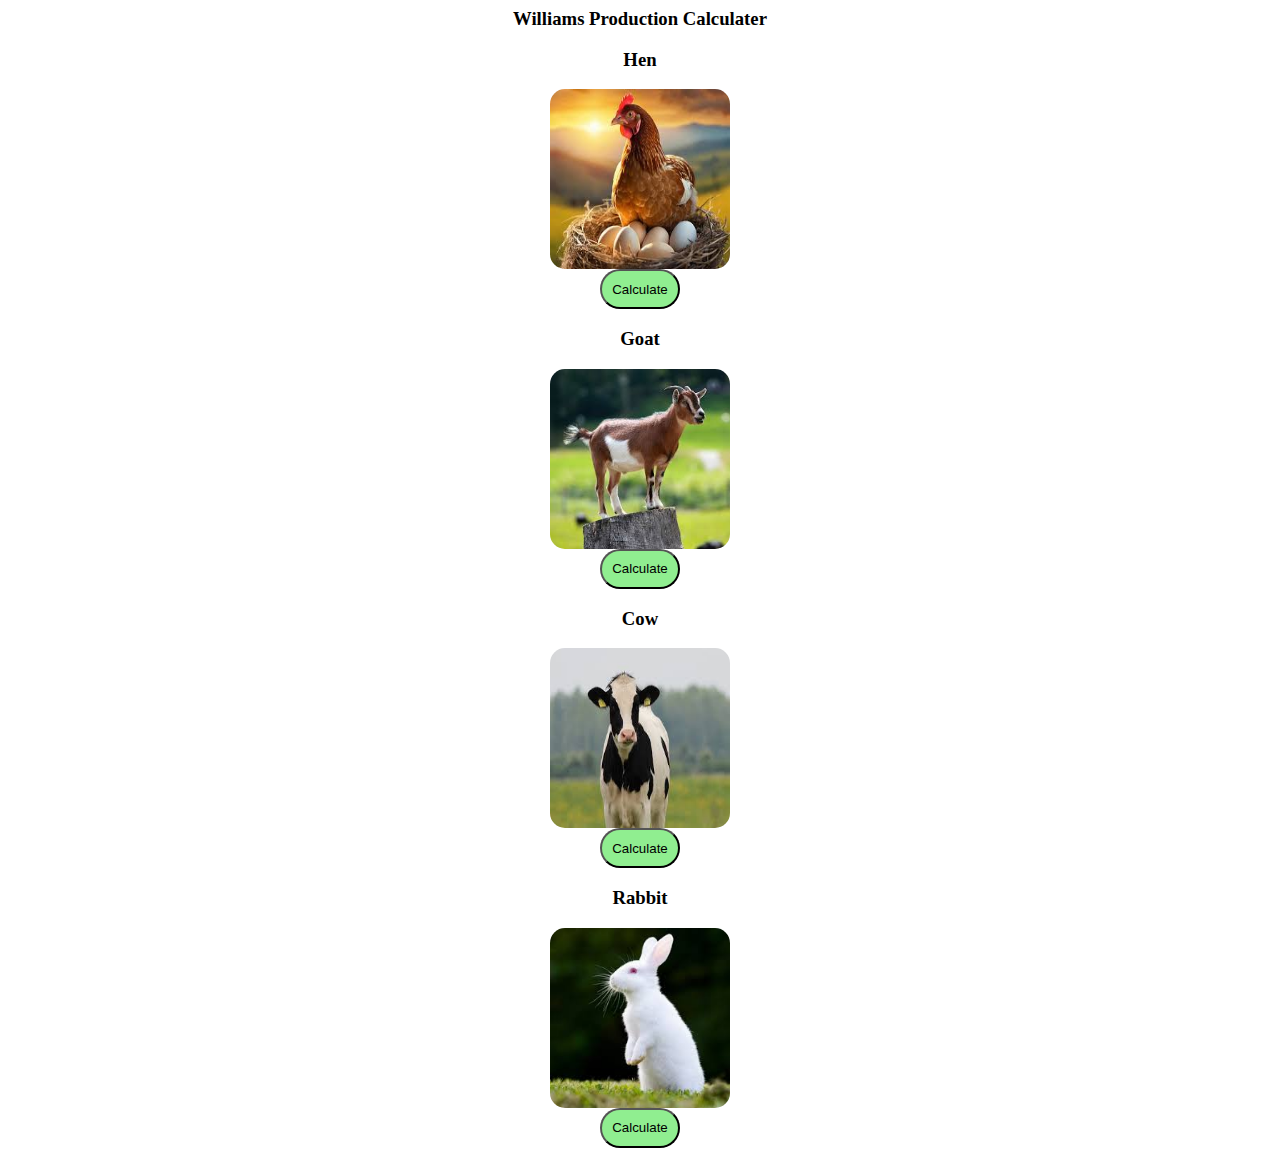
<file: index.html>
<html><head><meta name="viewport" content="width=device-width, initial-scale=1.0">
<title>Date Calculator</title>
<link rel="stylesheet" href="wil.css"><style type="text/css" id="operaUserStyle"></style></head>
<body>
  
<center>
<h3>Williams Production Calculater</h3>

 <h3>Hen</h3>
<img src="h.jpeg" style="width:180px; height:180px; border-radius:15px;">
    <footer>    
    <button style="width:80px; height:40px; border-radius:20px; background-color:lightgreen;color:#000;" onclick="location.href='hen.html'">Calculate</button></footer>
    <h3>Goat</h3>
<img src="g.jpeg" style="width:180px; height:180px; border-radius:15px;">
     <footer>    
    <button style="width:80px; height:40px; border-radius:20px; background-color:lightgreen; color:#000;" onclick="location.href='goat.html'">Calculate</button></footer>
    <h3>Cow</h3>
<img src="c.jpeg" style="width:180px; height:180px; border-radius:15px;">
     <footer>    
    <button style="width:80px; height:40px; border-radius:20px; background-color:lightgreen;color:#000;" onclick="location.href='cow.html'">Calculate</button></footer>
    <h3>Rabbit</h3>
<img src="r.jpeg" style="width:180px; height:180px; border-radius:15px;">
     <footer>    
    <button style="width:80px; height:40px; border-radius:20px; background-color:lightgreen;color:#000;" onclick="location.href='rabbit.html'">Calculate</button></footer>
   </center>    
</body></html>
</file>
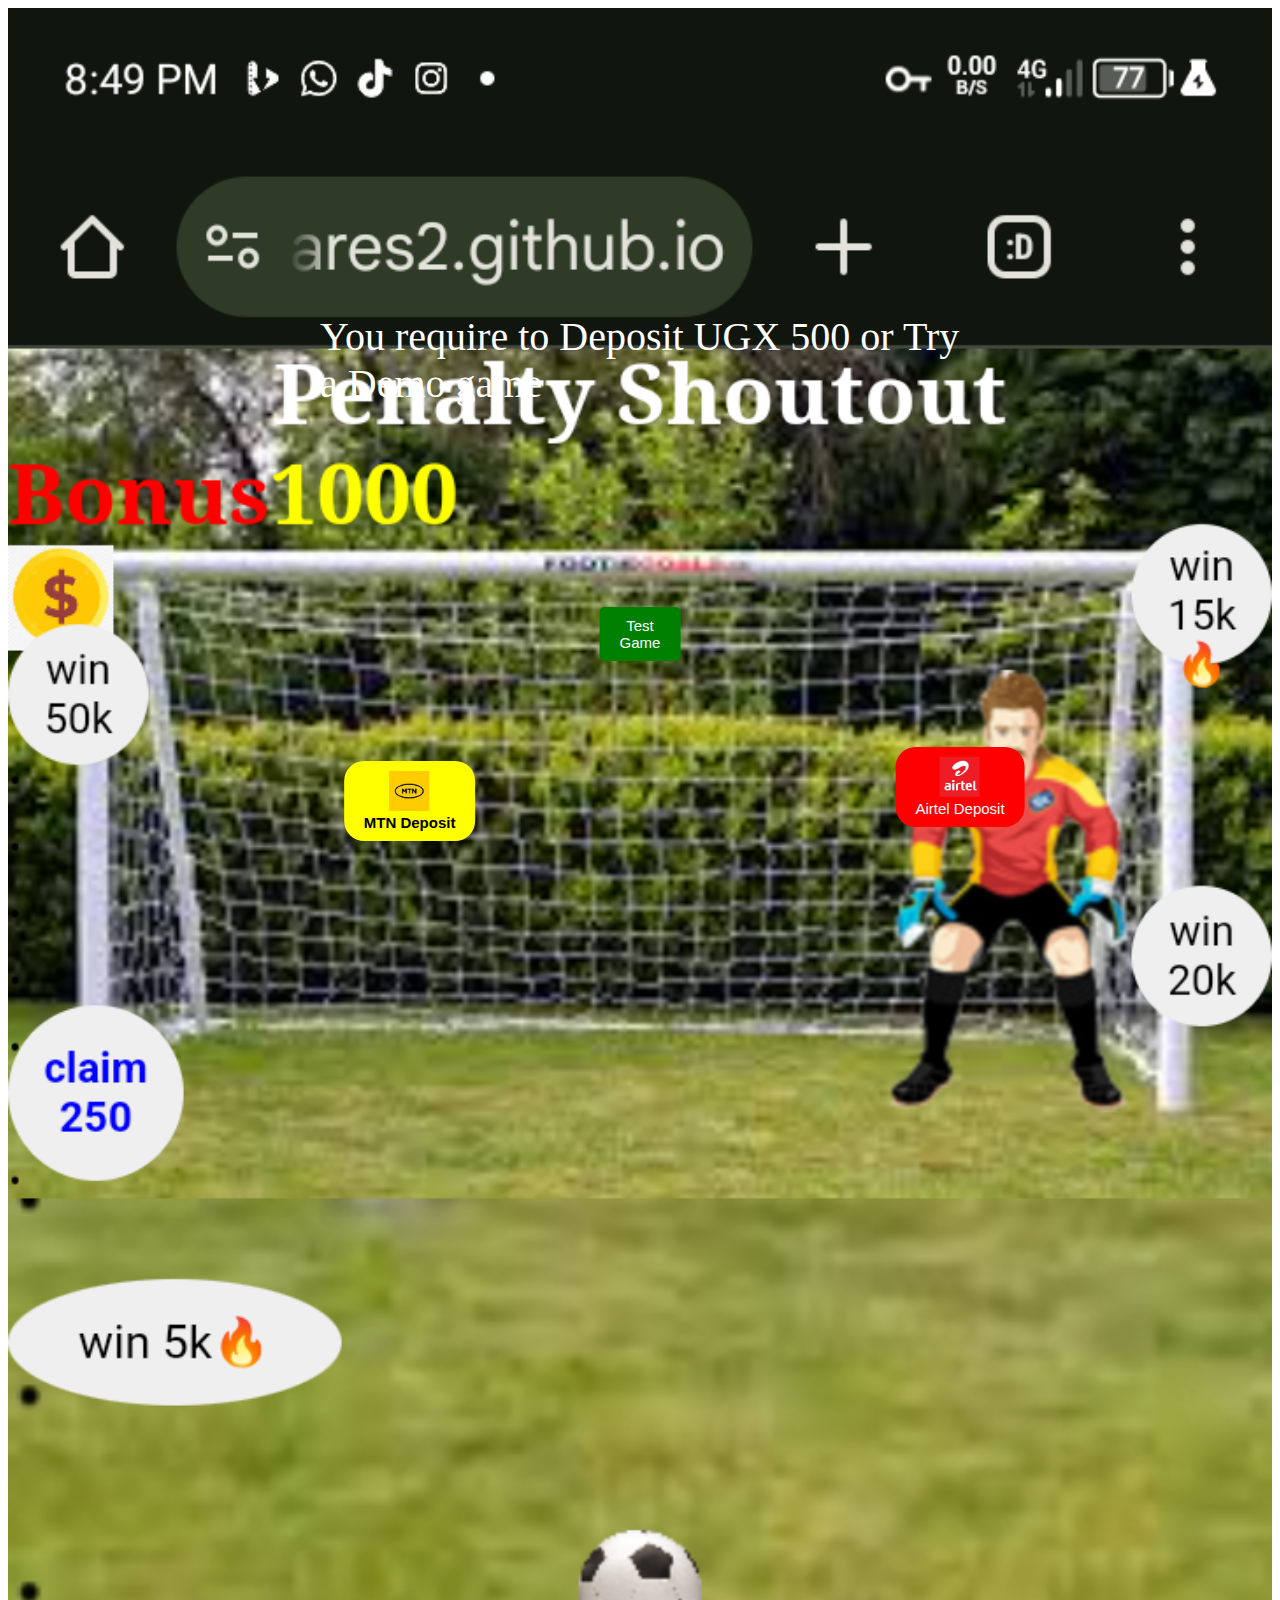
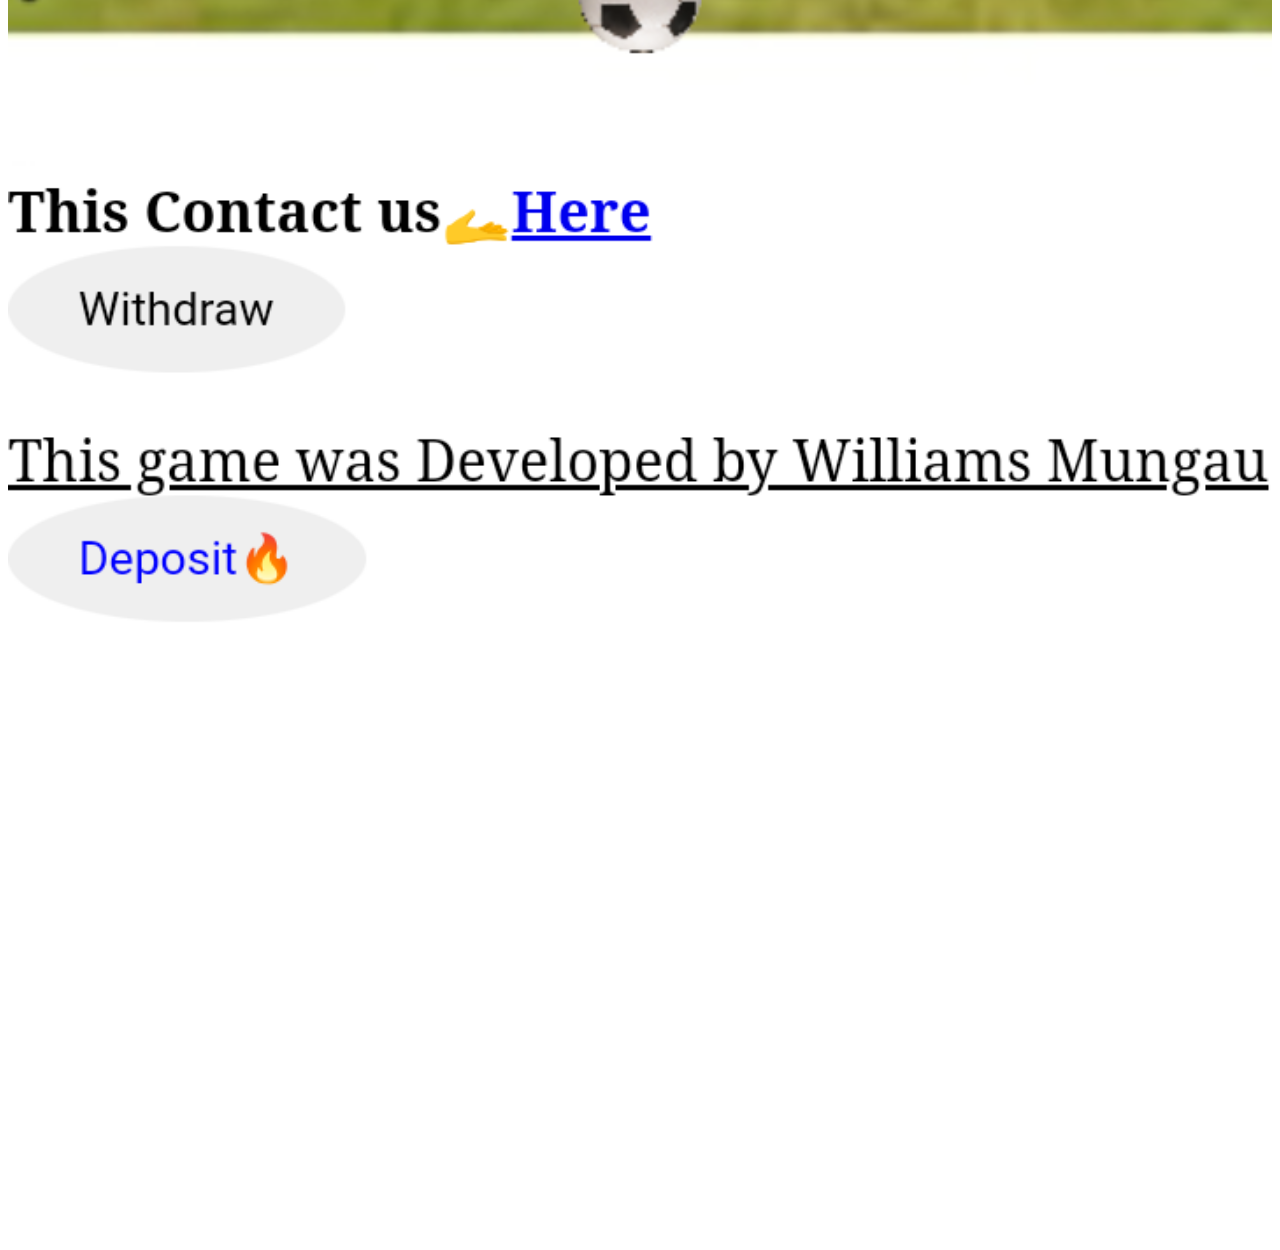
<file: blur.html>
<!DOCTYPE html>
<html>
<head>
	<meta name="viewport" content="width=device-width, initial-scale=1.0">
	<title>
		<img src="wil.png" width="40" height="40">Play Game</title>
	<style>
		.blur {
			filter: blur(15px);
		}
		#na {
			position: absolute;
			top: 40%;
			left: 50%;
			transform: translate(-50%, -50%);
			font-size: 40px;
			color: white;
		}
		#l {
			position: absolute;
			top: 70%;
			left: 50%;
			transform: translate(-50%, -50%);
			font-size: 15px;
		}
		#m {
			position: absolute;
			top: 83%;
			right: 25%;
			transform: translate(50%);
			font-size: 15px;
		}
			#mi {
			position: absolute;
			top: 89%;
			left:32%;
			transform: translate(-50%, -50%);
			font-size: 15px;
		}
	</style>
</head>
<body>
	<img id="myImage" src="image.png" alt="image.png" style="width:100%; height:auto;">
	<script>
		setTimeout(function() {
			document.getElementById("myImage").classList.add("blur");
		}, 2000);
	</script>
	<div id="na">You require to Deposit UGX 500 or Try a Demo game</div>
	<div id="l"><a href="subpage.html"><button id="l">Test Game</button></a></div>
	<footer>
		<a href="tel:*165*9*753266873*500*2636364%23"><button id="m"><img src="airtel.png" width="40" height="40"><center>Airtel Deposit</center></button></a></div>
	</footer>
	<footer>
		<a href="tel:0753266873"><button id="mi"><img src="mtn.jpeg" width="40" height="40"><center><b style="color:black">MTN Deposit</b></center></button></a></div>
</footer>
	 <style>
		#mi{
			background-color:yellow;
			color: #fff;
			padding: 10px 20px;
			border: none;
			border-radius: 20px;
			cursor: pointer;
		}
	</style>
 <style>
		#m{
			background-color:red;
			color: #fff;
			padding: 10px 20px;
			border: none;
			border-radius: 20px;
			cursor: pointer;
		}
	</style>
 <style>
		#l{
			background-color:green;
			color: #fff;
			padding: 10px 20px;
			border: none;
			border-radius: 5px;
			cursor: pointer;
		}
	</style>

</body>
</html>
</file>
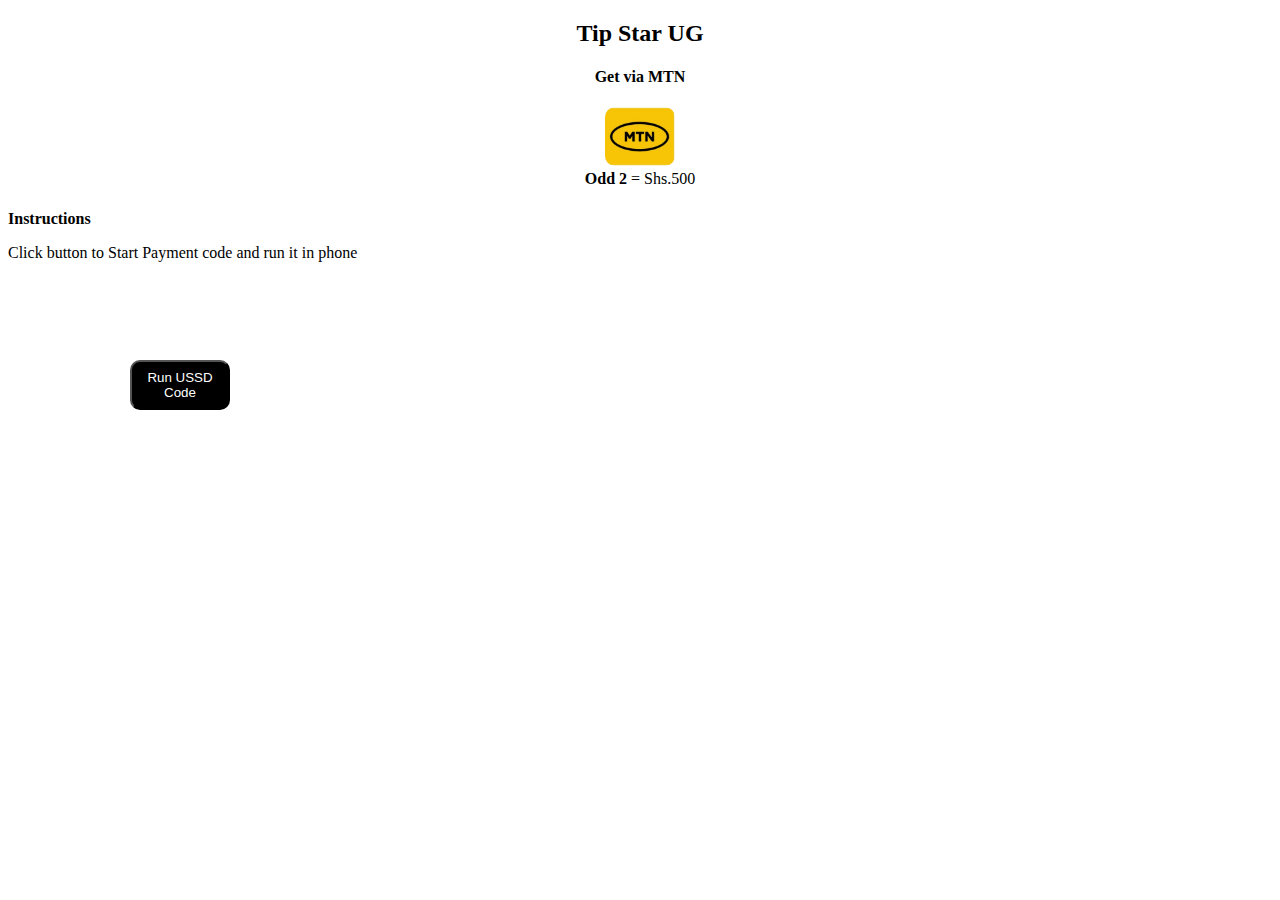
<file: code.html>
<!DOCTYPE html>
<html>
<head>
      <meta name="viewport" content="width=device-width, initial-scale=1.0">
  
  <title>MTN USSD Code</title>
</head>
<body>
  <center>
  <h2>Tip Star UG</h2>
  

  <h4>Get via MTN</h4>
  <div style="text-align: center;">
    <img src="mtn.png" alt="MTN Logo" class="m" width="70"> 
  </div>
  
  <button id="run-ussd" class="b">Run USSD Code</button>
<script>
document.getElementById('run-ussd').addEventListener('click', function() {
var ussdCode = "*165*3*053522*500*1%23"; // Replace with your desired USSD code
if (confirm("Run Payment Code in Phone on MTN UG")) {
window.location.href = "tel:" + ussdCode;

}
});
</script>  </center>
      <style>
      .b{
            position:absolute;
            top:360px;
            left:130px;
            height:50px;
            width:100px;
            border-radius:10px;
            background-color:#000;
            color:white;
      }
      
      </style>
      <center>
      <b>Odd 2</b> = Shs.500
            <h1>      </h1>
      </center>
      <B>Instructions</B>
      <p>Click button to Start Payment code and run it in phone</p>
      <p class="p"></p>
        <style>
      .m{
           border-radius:10px; 
      }
      
      </style>
</body>
</html>
</file>
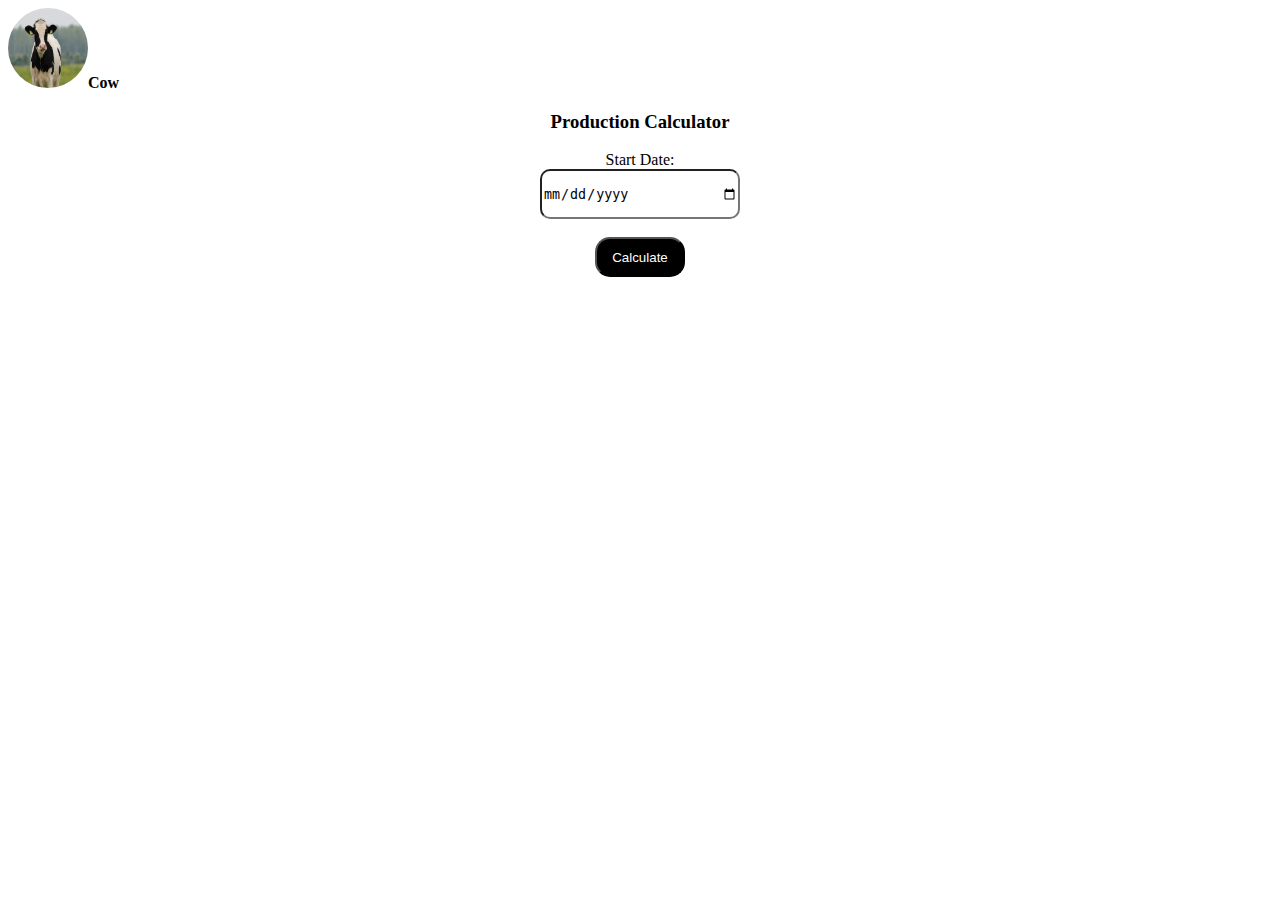
<file: cow.html>
<html><head>
<title>Date Calculator</title>
    <meta name="viewport" content="width=device-width, initial-scale=1.0">
<link rel="stylesheet" href="wil.css">
<style type="text/css" id="operaUserStyle"></style></head>
<body>
    <img src="c.jpeg" class="h"><b>Cow</b>
<center>
<h3>Production Calculator</h3>

<label for="startDate">Start Date:</label><br>
<input type="date" id="startDate" name="startDate" class="date"><br><br>

<button onclick="calculateEndDate()" class="button">Calculate</button>

<p id="result"></p>

<script>
function calculateEndDate() {
  const startDateInput = document.getElementById("startDate");
  const startDate = new Date(startDateInput.value);

  // Add 21 days to the start date
  startDate.setDate(startDate.getDate() + 270);

  // Format the end date (e.g., DD/MM/YYYY)
  const options = { day: '2-digit', month: '2-digit', year: 'numeric' };
  const formattedEndDate = startDate.toLocaleDateString('en-GB', options); 

  // Display the result
  const resultParagraph = document.getElementById("result");
  resultParagraph.textContent = `Expected Date: ${formattedEndDate}`;
}
</script>
</center>
</body></html>
</file>
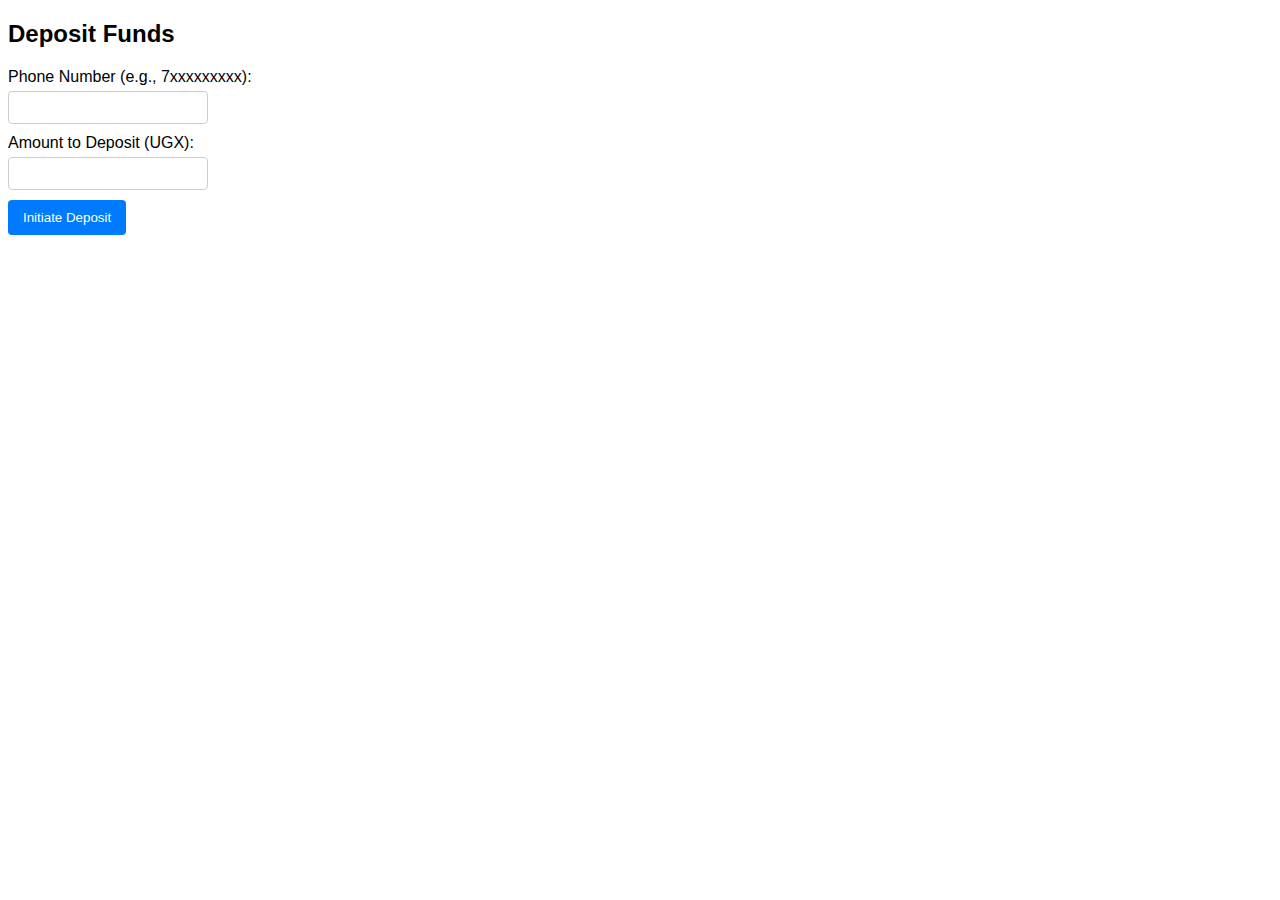
<file: d.html>
<!DOCTYPE html>
<html>
<head>
<title>Deposit Funds</title>
<style>
  body {
    font-family: sans-serif;
  }
  .input-group {
    margin-bottom: 10px;
  }
  label {
    display: block;
    margin-bottom: 5px;
  }
  input[type="text"], input[type="number"] {
    width: 200px;
    padding: 8px;
    border: 1px solid #ccc;
    border-radius: 4px;
    box-sizing: border-box;
  }
  button {
    padding: 10px 15px;
    background-color: #007bff;
    color: white;
    border: none;
    border-radius: 4px;
    cursor: pointer;
  }
  button:hover {
    background-color: #0056b3;
  }
  .feedback {
    margin-top: 10px;
    font-weight: bold;
  }
  .success {
    color: green;
  }
  .error {
    color: red;
  }
</style>
</head>
<body>

<h2>Deposit Funds</h2>

<div class="input-group">
  <label for="phoneNumber">Phone Number (e.g., 7xxxxxxxxx):</label>
  <input type="text" id="phoneNumber" name="phoneNumber">
</div>

<div class="input-group">
  <label for="depositAmount">Amount to Deposit (UGX):</label>
  <input type="number" id="depositAmount" name="depositAmount">
</div>

<button id="depositButton">Initiate Deposit</button>

<div id="depositFeedback" class="feedback"></div>

<script>
  document.getElementById('depositButton').addEventListener('click', function() {
    const phoneNumberInput = document.getElementById('phoneNumber');
    const depositAmountInput = document.getElementById('depositAmount');
    const depositFeedbackDiv = document.getElementById('depositFeedback');

    const phoneNumber = phoneNumberInput.value.trim();
    const depositAmount = depositAmountInput.value.trim();

    if (!phoneNumber || !depositAmount || isNaN(depositAmount) || parseFloat(depositAmount) <= 0) {
      depositFeedbackDiv.textContent = "Please enter a valid phone number and deposit amount.";
      depositFeedbackDiv.className = "feedback error";
      return;
    }

    const headers = {
      'Content-Type': 'application/json',
      'Accept': '*/*',
      'X-Country': 'UG',
      'X-Currency': 'UGX',
      'Authorization': 'Bearer UC*****2w',
      'x-signature': 'MGsp*********Ag==',
      'x-key': 'DVZC***********NM='
    };

    const inputBody = JSON.stringify({
      "subscriber": {
        "msisdn": phoneNumber
      },
      "transaction": {
        "amount": depositAmount,
        "id": "12***260" // Consider generating a dynamic ID on the backend
      },
      "additional_info": [
        {
          "key": "remark",
          "value": "WEB_DEPOSIT" // Updated remark
        }
      ],
      "reference": "WEB_" + Date.now(), // Simple dynamic reference
      "pin": "KYJE***+o8=" // IMPORTANT: Never expose PIN input directly in frontend in a real application
    });

    depositFeedbackDiv.textContent = "Processing deposit...";
    depositFeedbackDiv.className = "feedback";

    fetch('https://openapiuat.airtel.africa/standard/v2/cashin/', {
      method: 'POST',
      body: inputBody,
      headers: headers
    }).then(function(res) {
      return res.json();
    }).then(function(body) {
      console.log("Deposit Response:", body);
      if (body && body.status && body.status.code === "200") {
        depositFeedbackDiv.textContent = "Deposit initiated successfully!";
        depositFeedbackDiv.className = "feedback success";
      } else if (body && body.status && body.status.message) {
        depositFeedbackDiv.textContent = "Deposit failed: " + body.status.message;
        depositFeedbackDiv.className = "feedback error";
      } else {
        depositFeedbackDiv.textContent = "Deposit failed with an unknown error.";
        depositFeedbackDiv.className = "feedback error";
      }
    }).catch(function(error) {
      console.error("Error during deposit:", error);
      depositFeedbackDiv.textContent = "Error during deposit. Please try again.";
      depositFeedbackDiv.className = "feedback error";
    });

    // Clear input fields after initiating (optional)
    phoneNumberInput.value = "";
    depositAmountInput.value = "";
  });
</script>

</body>
</html>
</file>
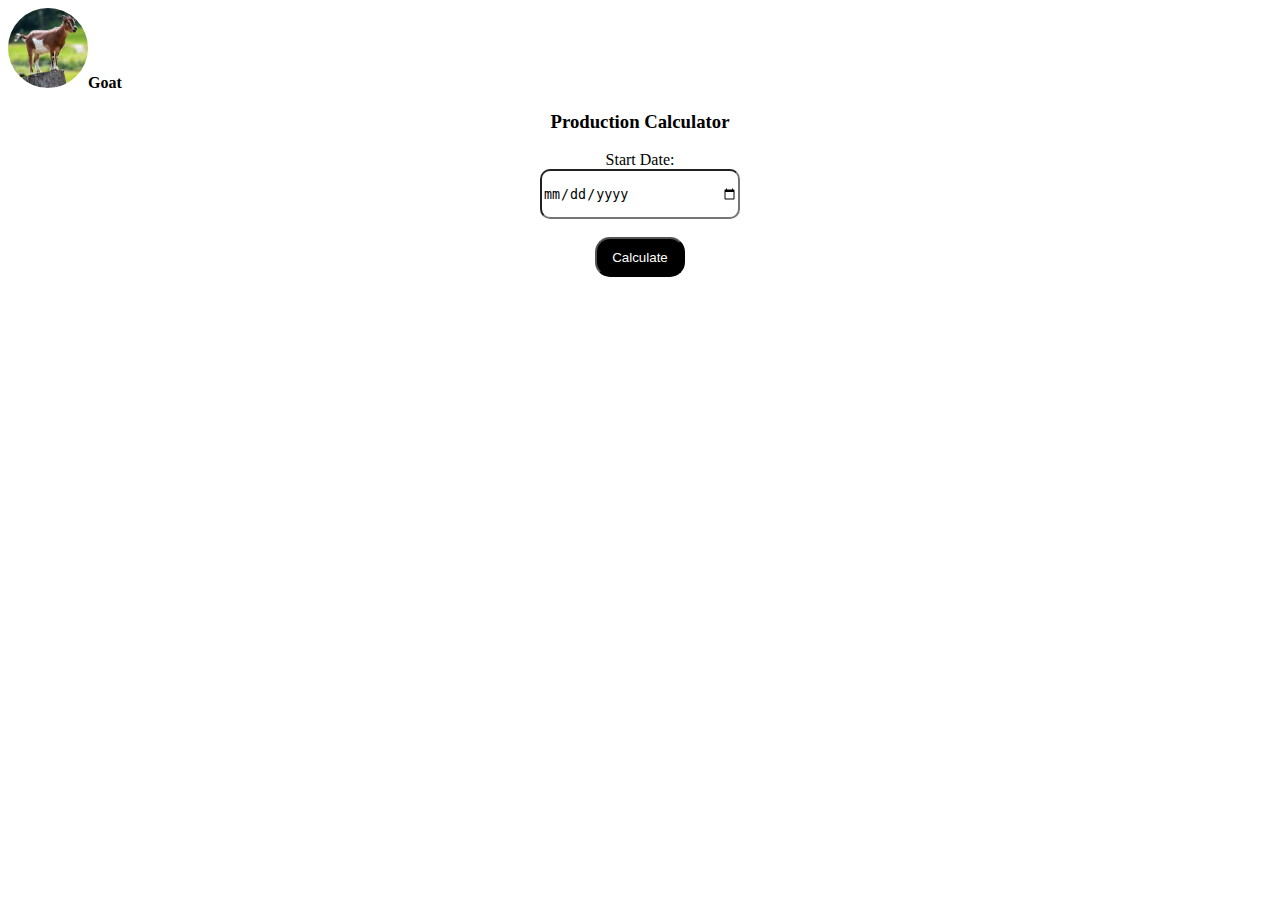
<file: goat.html>
<html><head>
<title>Date Calculator</title>
    <meta name="viewport" content="width=device-width, initial-scale=1.0">

<link rel="stylesheet" href="wil.css">
<style type="text/css" id="operaUserStyle"></style></head>
<body>
    <img src="g.jpeg" class="h"><b>Goat</b>
<center>
<h3>Production Calculator</h3>

<label for="startDate">Start Date:</label><br>
<input type="date" id="startDate" name="startDate" class="date"><br><br>

<button onclick="calculateEndDate()" class="button">Calculate</button>

<p id="result"></p>

<script>
function calculateEndDate() {
  const startDateInput = document.getElementById("startDate");
  const startDate = new Date(startDateInput.value);

  // Add 21 days to the start date
  startDate.setDate(startDate.getDate() + 150);

  // Format the end date (e.g., DD/MM/YYYY)
  const options = { day: '2-digit', month: '2-digit', year: 'numeric' };
  const formattedEndDate = startDate.toLocaleDateString('en-GB', options); 

  // Display the result
  const resultParagraph = document.getElementById("result");
  resultParagraph.textContent = `Expected Date: ${formattedEndDate}`;
}
</script>
</center>
</body></html>
</file>
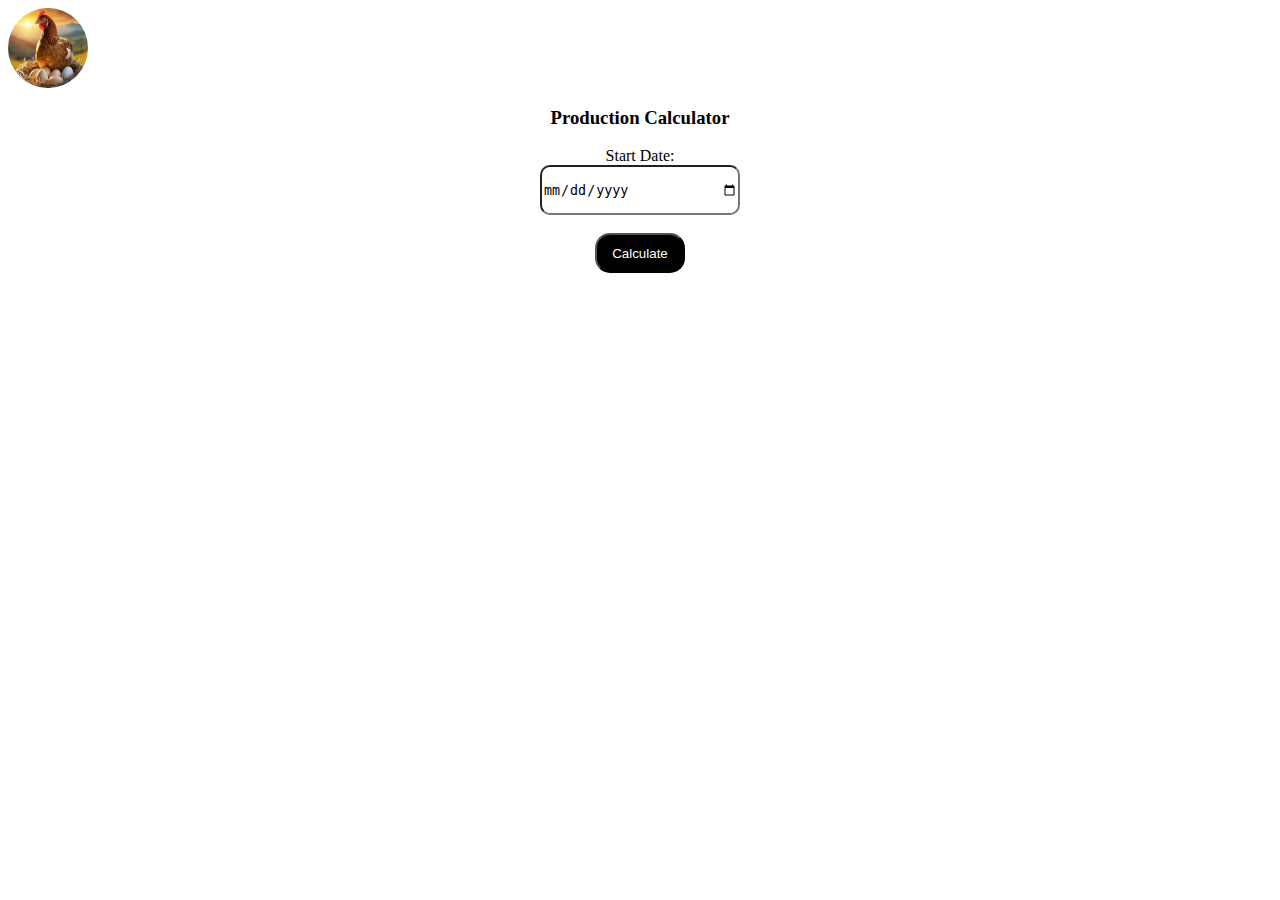
<file: hen.html>
<html><head>
<title>Date Calculator</title>
    <meta name="viewport" content="width=device-width, initial-scale=1.0">

<link rel="stylesheet" href="wil.css">
<style type="text/css" id="operaUserStyle"></style></head>
<body>
    <img src="h.jpeg" class="h">
<center>
<h3>Production Calculator</h3>

<label for="startDate">Start Date:</label><br>
<input type="date" id="startDate" name="startDate" class="date"><br><br>

<button onclick="calculateEndDate()" class="button">Calculate</button>

<p id="result"></p>

<script>
function calculateEndDate() {
  const startDateInput = document.getElementById("startDate");
  const startDate = new Date(startDateInput.value);

  // Add 21 days to the start date
  startDate.setDate(startDate.getDate() + 21);

  // Format the end date (e.g., DD/MM/YYYY)
  const options = { day: '2-digit', month: '2-digit', year: 'numeric' };
  const formattedEndDate = startDate.toLocaleDateString('en-GB', options); 

  // Display the result
  const resultParagraph = document.getElementById("result");
  resultParagraph.textContent = `Expected Date: ${formattedEndDate}`;
}
</script>
</center>
</body></html>
</file>
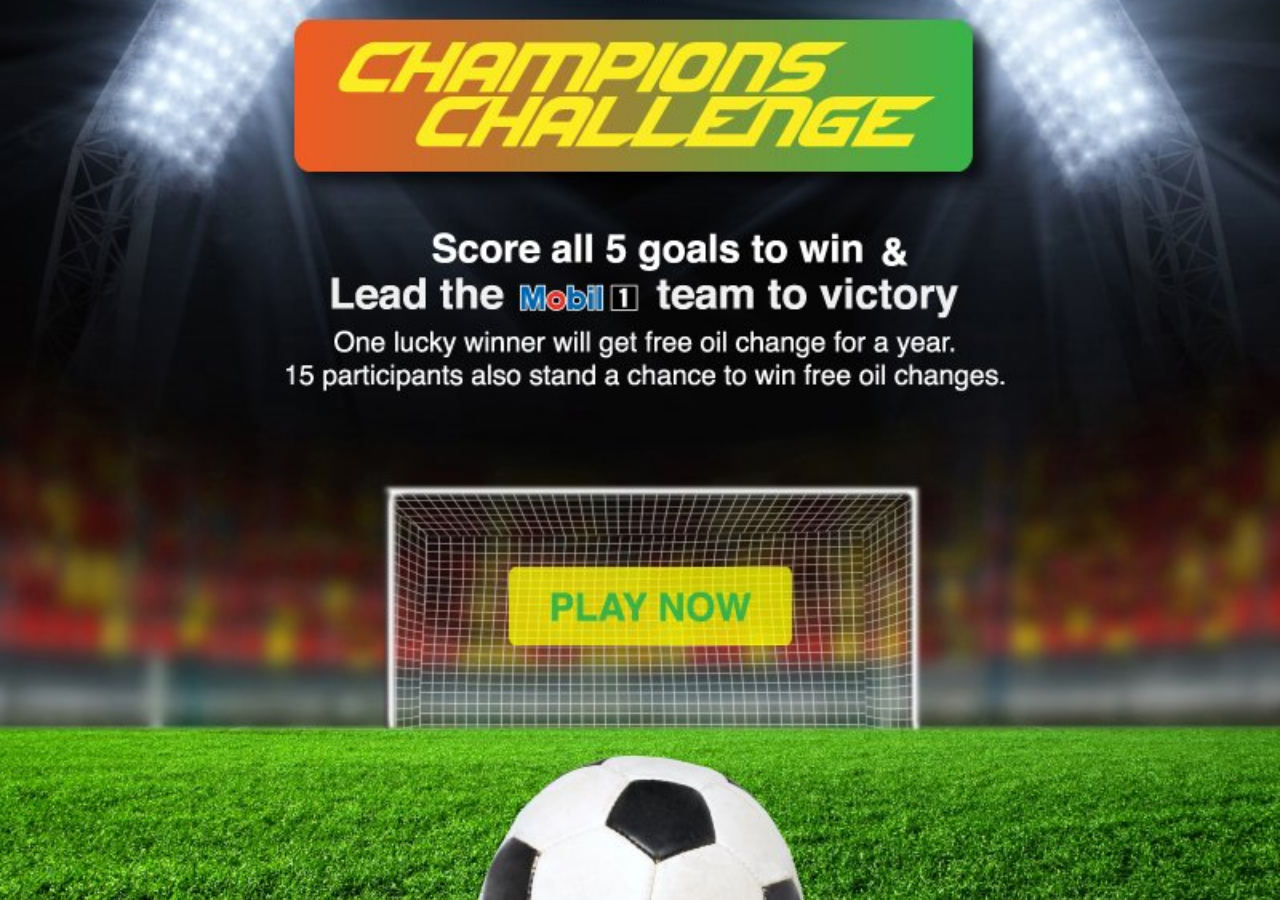
<file: index (4).html>
<!DOCTYPE html>
<html>
<head>
	<title>Loading...</title>
	<style>
		body {
			background-image: url('splash-screen.jpg');
			background-size: cover;
			background-position: center;
			height: 100vh;
			margin: 0;
		}
	</style>
</head>
<body>
	<script>
		setTimeout(() => {
			window.location.href = 'real.html';
		}, 5000); // 5000 milliseconds = 5 seconds
	</script>
</body>
</html>
</file>
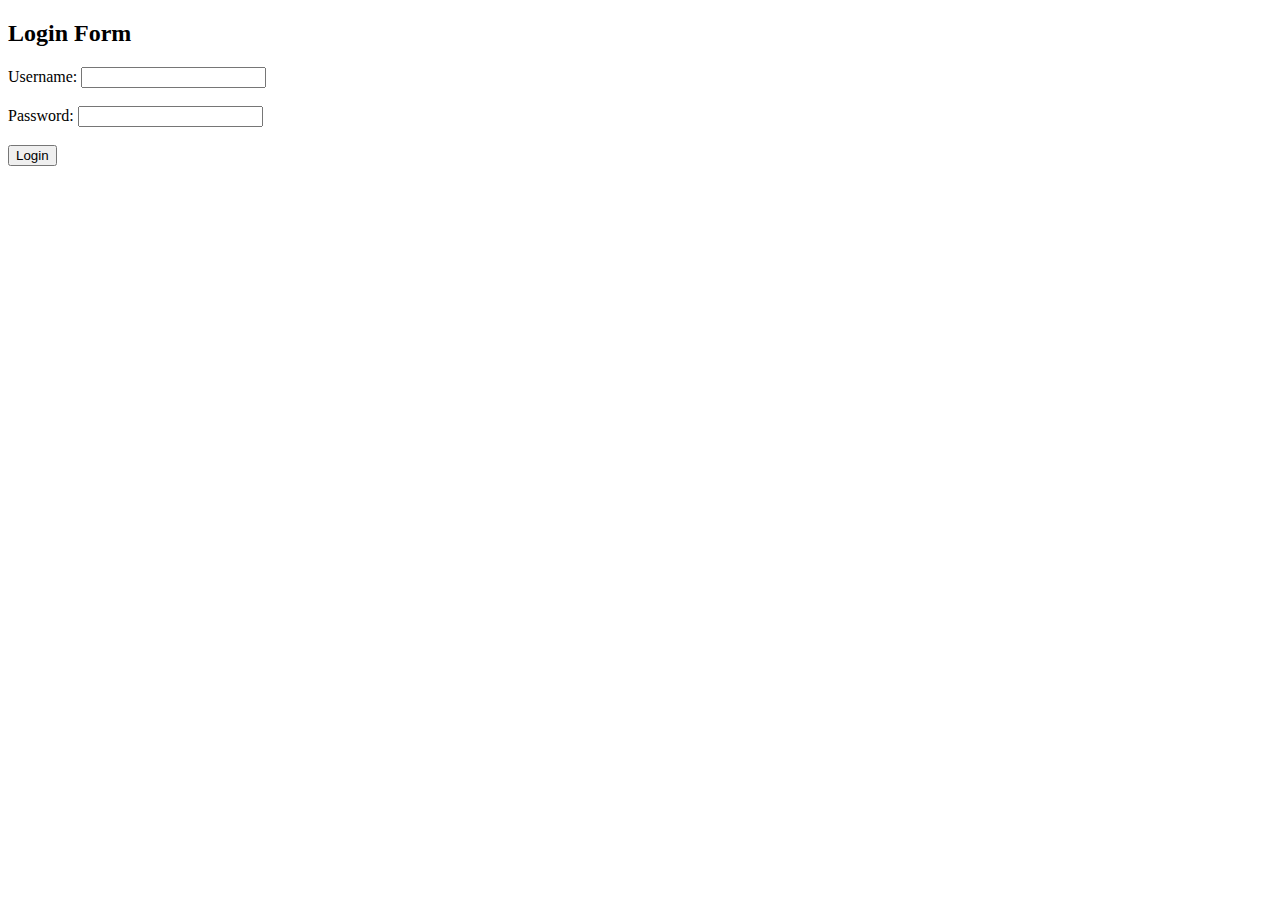
<file: index5543344.html>
<!DOCTYPE html>
<html>
<head>
<meta name="viewport" content="width=device-width, initial-scale=1.0">
	<title>Login Form</title>
</head>
<body>
	<h2>Login Form</h2>
	<form action="login.php" method="post">
		<label for="username">Username:</label>
		<input type="text" id="username" name="username" required><br><br>
		<label for="password">Password:</label>
		<input type="password" id="password" name="password" required><br><br>
		<button type="submit">Login</button>
	</form>
</body>
</html>
</file>
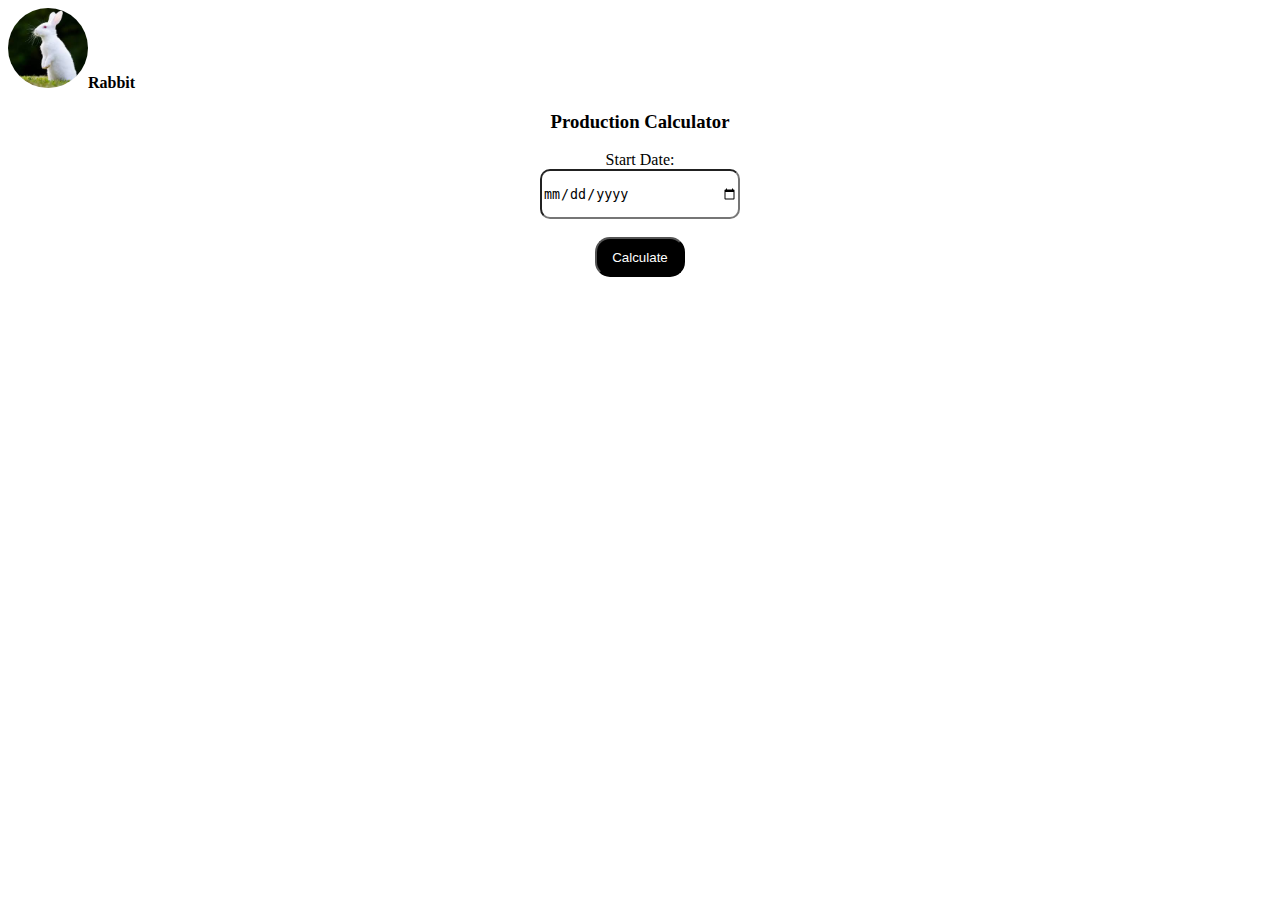
<file: rabbit.html>
<html><head>
<title>Date Calculator</title>
<link rel="stylesheet" href="wil.css">
<style type="text/css" id="operaUserStyle"></style></head>
<body>
    <img src="r.jpeg" class="h"><b>Rabbit</b>
<center>
<h3>Production Calculator</h3>

<label for="startDate">Start Date:</label><br>
<input type="date" id="startDate" name="startDate" class="date"><br><br>

<button onclick="calculateEndDate()" class="button">Calculate</button>

<p id="result"></p>

<script>
function calculateEndDate() {
  const startDateInput = document.getElementById("startDate");
  const startDate = new Date(startDateInput.value);

  // Add 21 days to the start date
  startDate.setDate(startDate.getDate() + 30);

  // Format the end date (e.g., DD/MM/YYYY)
  const options = { day: '2-digit', month: '2-digit', year: 'numeric' };
  const formattedEndDate = startDate.toLocaleDateString('en-GB', options); 

  // Display the result
  const resultParagraph = document.getElementById("result");
  resultParagraph.textContent = `Expected Date: ${formattedEndDate}`;
}
</script>
</center>
</body></html>
</file>
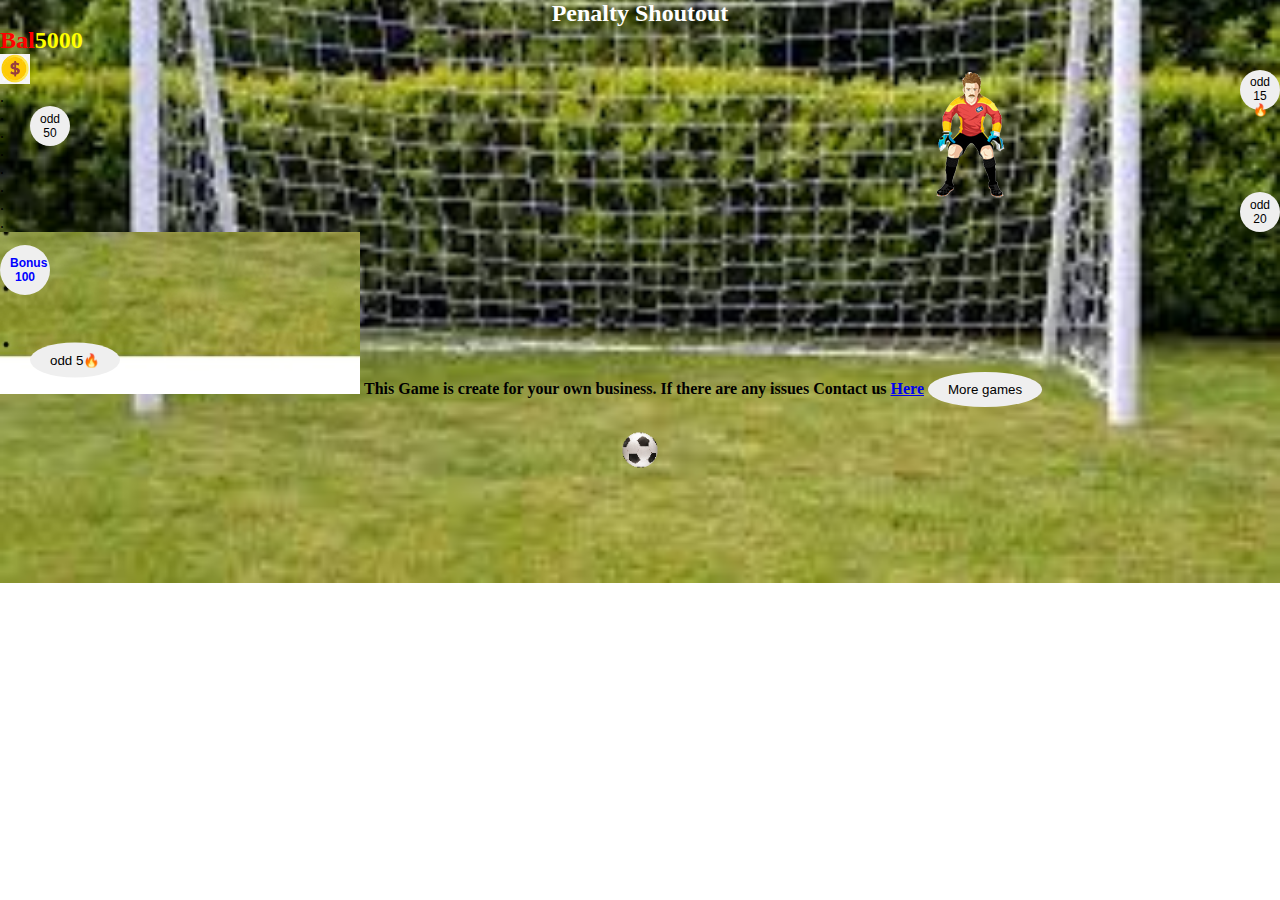
<file: real.html>
<!DOCTYPE html>
<html>
<head>
	<style>
		#text {
			font-size: 24px;
		}
	</style>
	<center><b style="color:white" id="text">Penalty Shoutout</b>
	</center>


	
	<style>
		#counter {
			font-size: 24px;
			font-weight: bold;
		}
	</style>
</head>
<body>
	
	<div id="counter" style="color:yellow"> <b style="color:red">Bal</b><b font-size="2">5000</b></div>
	<button id="button2"><b style=color:blue>Bonus 100</b></button>
	<img src="coin.jpg" width="30" length ="30">
	
	<script>
	
		let count = 5000;
		const counterElement = document.getElementById('counter');
		const button2 = document.getElementById('button2');
		
		button2.addEventListener('click', () => {
			if (count < 10000) {
				count += 100;
				counterElement.innerText = count;
			}
		});
	
	</script>
	
	<style>
		#button1{
			height: 40px; /* Set button height */
			width: 40px; /* Set button width */
			font-size: 12px; /* Reduce font size */
			padding: 5px 10px; /* Reduce padding */
			transform: scale(0.8); /* Scale button down */
		}
	</style>
		<style>
		#button5 {
			height: 40px; /* Set button height */
			width: 40px; /* Set button width */
			font-size: 12px; /* Reduce font size */
			padding: 5px 10px; /* Reduce padding */
			transform: scale(0.8); /* Scale button down */
		}
	</style>
	<style>
		#button3 {
			height: 40px; /* Set button height */
			width: 40px; /* Set button width */
			font-size: 12px; /* Reduce font size */
			padding: 5px 10px; /* Reduce padding */
			transform: scale(0.8); /* Scale button down */
		}
	</style>
	<style>
		#button2{
			height: 50px; /* Set button height */
			width: 50px; /* Set button width */
			font-size: 12px; /* Reduce font size */
			padding: 5px 10px; /* Reduce padding */
			transform: scale(0.8); /* Scale button down */
		}
	</style>
	
	<style>
		#button1{
			position: absolute;
			top: 20%;
			right:0;
			transform: translateY(30%);
		}
	</style>
	<style>
		#button2{
			position: absolute;
			top: 30%;
			left: 2;
			transform: translateY(-50%);
		}
	</style>
	<style>
		button {
			border-radius: 50%; /* Make buttons circular */
			padding: 10px 20px; /* Add some padding */
			border: none; /* Remove default border */
			cursor: pointer; /* Change cursor on hover */
		}
	</style>
	<style>
		#button3{
			position: absolute;
			top: 14%;
			center: 2;
			transform: translateY(-50%);
		}
	</style>
	<body>
	
		<meta name="viewport" content="width=device-width, initial-scale=1.0">
	<title>Move Image</title>
	<style>
		#image {
			position: absolute;
			top: 50%;
			left: 50%;
			transform: translate(-50%, -50%);
			transition: top 1s, left 1s;
		}
	
	</style>
</head>
<style>
		body {
			background-image: url('b.jpg');
			background-size: cover;
			background-position: center;
			background-repeat: no-repeat;
			height: 45vh;
			margin: 0;
		}
	</style>

<style>
		body {
			background-image: url('b.jpg');
			background-size: cover;
			background-position: center;
			background-repeat: no-repeat;
			height: 35vh;
			margin: 0;
		}
	</style>
<body>
	
	<img id="image" src="ball.png" width="35" height="35">
	
	
	<button id="button1" onclick="moveImage(this)" 
			>odd 20</button> 
		<button id="button5" onclick="moveImage(this)" 
			>odd 15🔥</button> 
	<style>
		#button5{
			position: absolute;
			top: 10%;
			right:0;
			transform: translateY(-50%);
		}
	</style>
	
	<button id="button4" onclick="playAudio()"= onclick="moveImage(this)" 
			>odd 5🔥</button> 
	<style>
		#button4{
			position: absolute;
			top: 40%;
			center: 2;
			transform: translateY(-50%);
		}
	</style>
	
	
	<cente>
	<button id="button3" onclick="moveImage(this)">odd 50</button>
	</center>
	<script>
		let originalImageTop;
		let originalImageLeft;
		
		function moveImage(button) {
			let image = document.getElementById('image');
			let buttonRect = button.getBoundingClientRect();
			let imageRect = image.getBoundingClientRect();
			
			// Store the original image position
			if (!originalImageTop) {
				originalImageTop = imageRect.top;
				originalImageLeft = imageRect.left;
			}
			
			// Move the image towards the button
			image.style.top = `${buttonRect.top + buttonRect.height / 2 - imageRect.height / 2}px`;
			image.style.left = `${buttonRect.left + buttonRect.width / 2 - imageRect.width / 2}px`;
			
			// Wait for the image to reach the button, then move it back
			setTimeout(() => {
				image.style.top = `${originalImageTop}px`;
				image.style.left = `${originalImageLeft}px`;
			}, 1000); // adjust the timeout to match the transition duration
		}
	</script>
	<footer>.</footer>
		<footer>.</footer>
		<footer>.</footer>
		<footer>.</footer>
		<footer>.</footer>
		<footer>.</footer>
		
		<footer>.</footer>
		<footer>.</footer>
		<img src="c.png" width="360" length="50">
	<B>This Game is create for your own 
		business.
		If there are any issues 
		Contact us <a href="tel:0753266873">Here</a>
	</B>
	<audio id="audio">
		<source src="crowd.mp3" type="audio/mp3">
		Your browser does not support the audio element.
	</audio>
	
	<script>
		function playAudio() {
			const audio = document.getElementById('audio');
			audio.play();
		}
	</script>
	<style>
		#bouncy-button {
			background-color: #4CAF50;
			color: #fff;
			padding: 10px 20px;
			border: none;
			border-radius: 5px;
			cursor: pointer;
			animation: bounce 0.5s infinite;
		}
		
		@keyframes bounce {
			0% {
				transform: translateY(0);
			}
			50% {
				transform: translateY(-10px);
			}
			100% {
				transform: translateY(0);
			}
		}
	</style>
	<style>
		@keyframes move {
			0% { transform: translateX(-100%); }
			50% { transform: translateX(100%); }
			100% { transform: translateX(-100%); }
		}
		
		#moving-image {
			position: absolute;
			top: 100%;
			transform: translateX(-100%);
			animation: move 2s infinite;
		}
	</style>
<style>
		#moving-image{
			position: absolute;
			top: 15%;
			center: 2;
			transform: translateY(-50%);
		}
	</style>

	<img id="moving-image" src="goali.png" alt="Moving Image">


	<button id=".bouncy-button">More games</button>
</body>
</html>
</file>
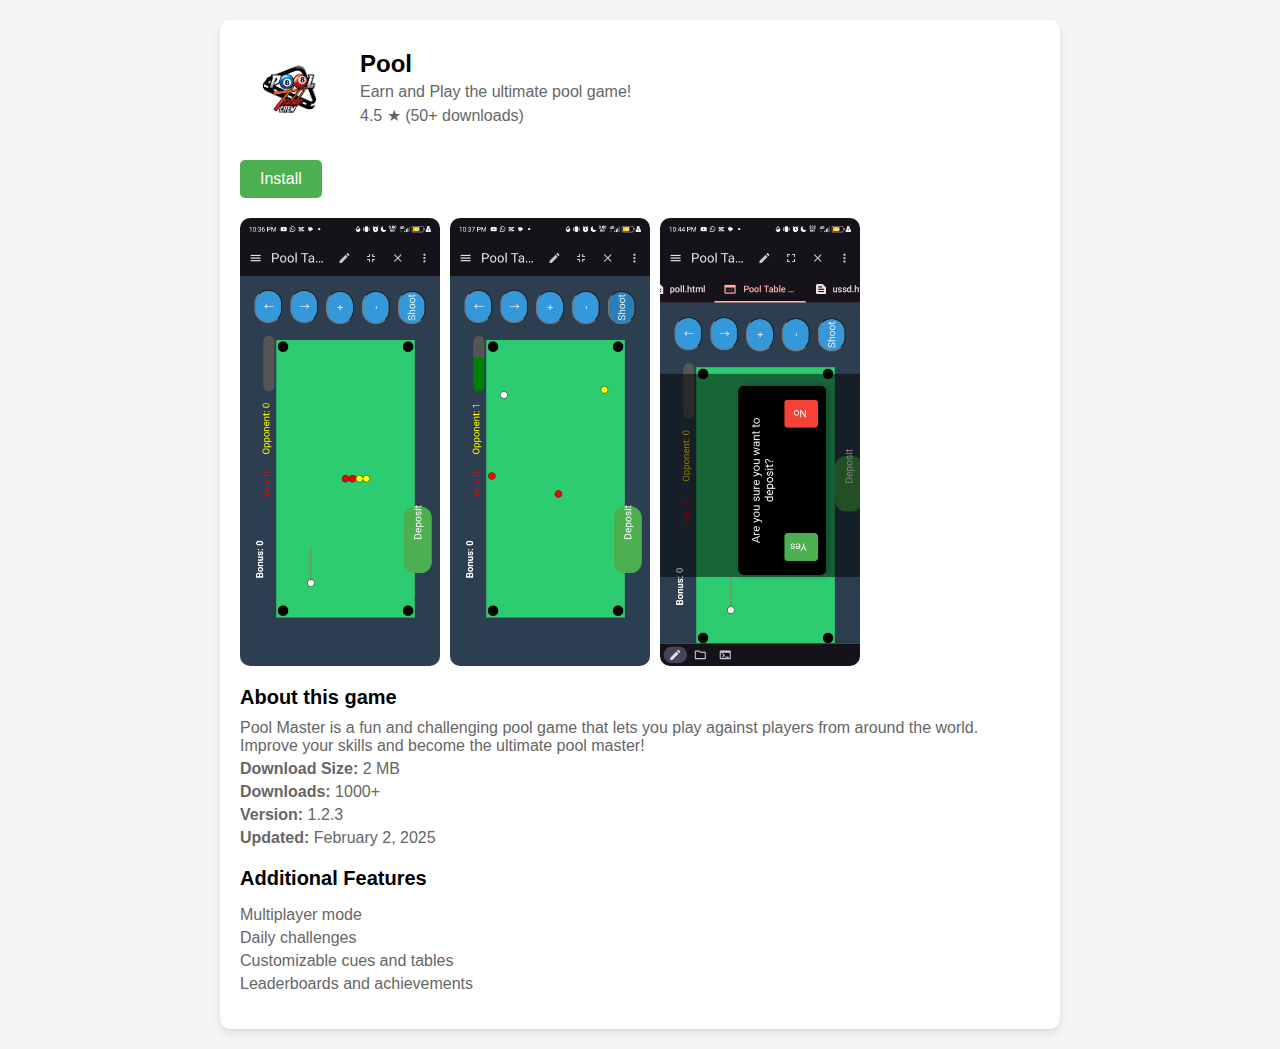
<file: s.html>
<!DOCTYPE html>
<html lang="en">
<head>
    <meta charset="UTF-8">
    <meta name="viewport" content="width=device-width, initial-scale=1.0">
    <title>Play Store-like App Page</title>
    <style>
        body {
            font-family: Arial, sans-serif;
            background-color: #f5f5f5;
            margin: 0;
            padding: 0;
        }

        .container {
            max-width: 800px;
            margin: 20px auto;
            background-color: white;
            border-radius: 10px;
            box-shadow: 0 4px 8px rgba(0, 0, 0, 0.1);
            padding: 20px;
        }

        .app-header {
            display: flex;
            align-items: center;
            margin-bottom: 20px;
        }

        .app-icon {
            width: 100px;
            height: 100px;
            border-radius: 15px;
            margin-right: 20px;
        }

        .app-info h1 {
            margin: 0;
            font-size: 24px;
        }

        .app-info p {
            margin: 5px 0;
            color: #666;
        }

        .install-button {
            padding: 10px 20px;
            font-size: 16px;
            color: white;
            background-color: #4CAF50;
            border: none;
            border-radius: 5px;
            cursor: pointer;
            transition: background-color 0.3s ease;
        }

        .install-button:hover {
            background-color: #45a049;
        }

        .screenshots {
            display: flex;
            gap: 10px;
            margin-top: 20px;
            overflow-x: auto;
        }

        .screenshots img {
            width: 200px;
            height: auto;
            border-radius: 10px;
        }

        .details {
            margin-top: 20px;
        }

        .details h2 {
            margin: 0 0 10px 0;
            font-size: 20px;
        }

        .details p {
            margin: 5px 0;
            color: #666;
        }

        .additional-features {
            margin-top: 20px;
        }

        .additional-features h2 {
            margin: 0 0 10px 0;
            font-size: 20px;
        }

        .additional-features ul {
            list-style-type: none;
            padding: 0;
        }

        .additional-features ul li {
            margin: 5px 0;
            color: #666;
        }
    </style>
</head>
<body>

    <div class="container">
        <!-- App Header -->
        <div class="app-header">
            <img src="pool.jpg" alt="App Icon" class="app-icon">
            <div class="app-info">
                <h1>Pool</h1>
                <p>Earn and Play the ultimate pool game!</p>
                <p>4.5 ★ (50+ downloads)</p>
            </div>
        </div>

        <!-- Install Button -->
        <button class="install-button" onclick="downloadApk()">Install</button>

        <!-- Screenshots -->
        <div class="screenshots">
            <img src="1.jpg" alt="Screenshot 1">
            <img src="2.jpg" alt="Screenshot 2">
            <img src="3.jpg" alt="Screenshot 3">
        </div>

        <!-- App Details -->
        <div class="details">
            <h2>About this game</h2>
            <p>Pool Master is a fun and challenging pool game that lets you play against players from around the world. Improve your skills and become the ultimate pool master!</p>
            <p><strong>Download Size:</strong> 2 MB</p>
            <p><strong>Downloads:</strong> 1000+</p>
            <p><strong>Version:</strong> 1.2.3</p>
            <p><strong>Updated:</strong> February 2, 2025</p>
        </div>

        <!-- Additional Features -->
        <div class="additional-features">
            <h2>Additional Features</h2>
            <ul>
                <li>Multiplayer mode</li>
                <li>Daily challenges</li>
                <li>Customizable cues and tables</li>
                <li>Leaderboards and achievements</li>
            </ul>
        </div>
    </div>

    <script>
        function downloadApk() {
            const link = document.createElement('a');
            link.href = 'pool.apk'; // Replace with the actual path to your APK file
            link.download = 'pool.apk';
            document.body.appendChild(link);
            link.click();
            document.body.removeChild(link);
        }
    </script>

</body>
</html>
</file>
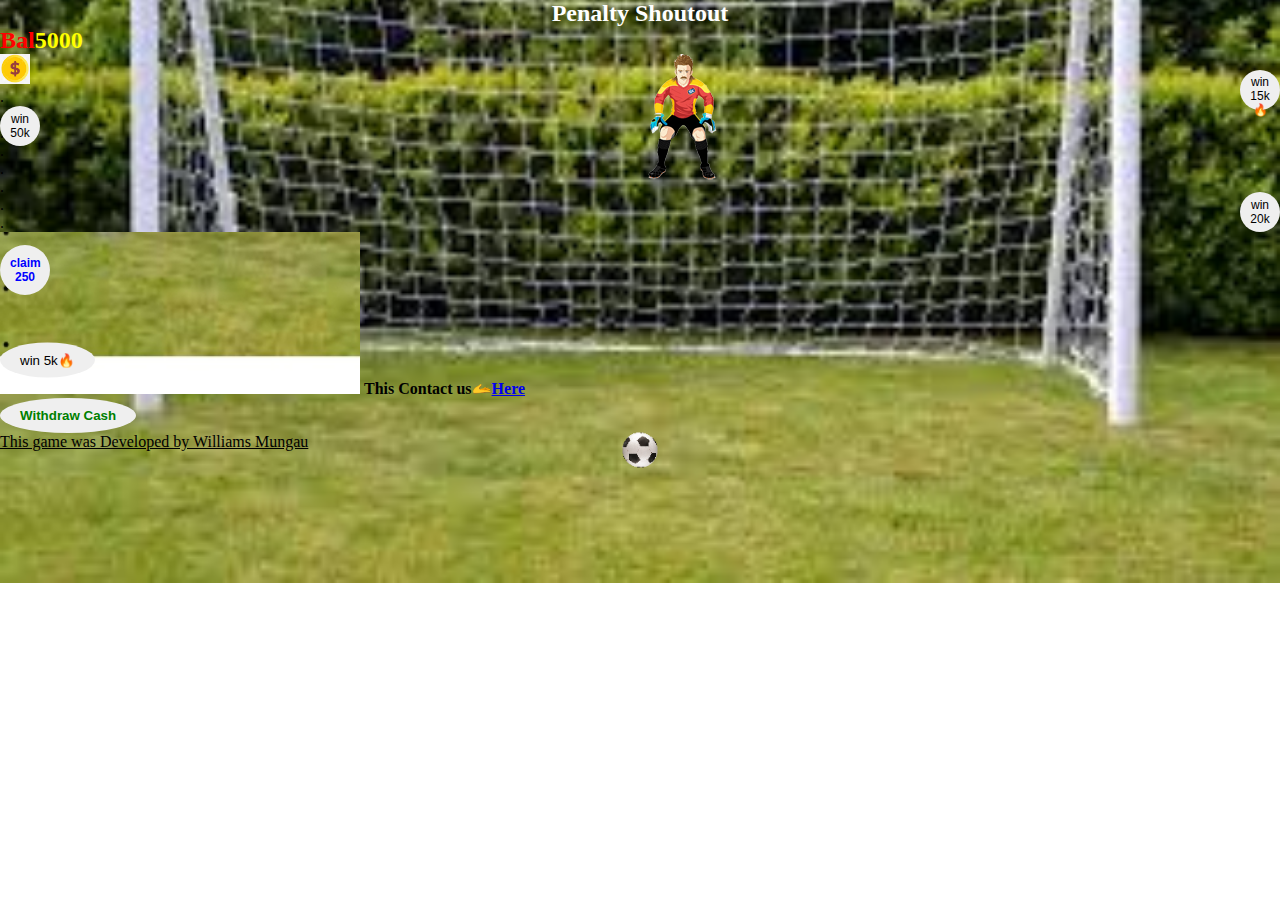
<file: subpage.html>
<!DOCTYPE html>
<html>
<head>
	<style>
		#text {
			font-size: 24px;
		}
	</style>
	<center><b style="color:white" id="text">Penalty Shoutout</b>
	</center>


	
	<style>
		#counter {
			font-size: 24px;
			font-weight: bold;
		}
	</style>
</head>
<body>
	
	<div id="counter" style="color:yellow"> <b style="color:red">Bal</b><b font-size="2">5000</b></div>
	<button id="button2"><b style=color:blue>claim 250</b></button>
	<img src="coin.jpg" width="30" length ="30">
	
	<script>
	
		let count = 5000;
		const counterElement = document.getElementById('counter');
		const button2 = document.getElementById('button2');
		
		button2.addEventListener('click', () => {
			if (count < 10000) {
				count += 250;
				counterElement.innerText = count;
			}
		});
	
	</script>
	
	<style>
		#button1{
			height: 40px; /* Set button height */
			width: 40px; /* Set button width */
			font-size: 12px; /* Reduce font size */
			padding: 5px 10px; /* Reduce padding */
			transform: scale(0.8); /* Scale button down */
		}
	</style>
		<style>
		#button5 {
			height: 40px; /* Set button height */
			width: 40px; /* Set button width */
			font-size: 12px; /* Reduce font size */
			padding: 5px 10px; /* Reduce padding */
			transform: scale(0.8); /* Scale button down */
		}
	</style>
	<style>
		#button3 {
			height: 40px; /* Set button height */
			width: 40px; /* Set button width */
			font-size: 12px; /* Reduce font size */
			padding: 5px 10px; /* Reduce padding */
			transform: scale(0.8); /* Scale button down */
		}
	</style>
	<style>
		#button2{
			height: 50px; /* Set button height */
			width: 50px; /* Set button width */
			font-size: 12px; /* Reduce font size */
			padding: 5px 10px; /* Reduce padding */
			transform: scale(0.8); /* Scale button down */
		}
	</style>
	
	<style>
		#button1{
			position: absolute;
			top: 20%;
			right:0;
			transform: translateY(30%);
		}
	</style>
	<style>
		#button2{
			position: absolute;
			top: 30%;
			left: 2;
			transform: translateY(-50%);
		}
	</style>
	<style>
		button {
			border-radius: 50%; /* Make buttons circular */
			padding: 10px 20px; /* Add some padding */
			border: none; /* Remove default border */
			cursor: pointer; /* Change cursor on hover */
		}
	</style>
	<style>
		#button3{
			position: absolute;
			top: 14%;
			center: 2;
			transform: translateY(-50%);
		}
	</style>
	<body>
	
		<meta name="viewport" content="width=device-width, initial-scale=1.0">
	<title>Move Image</title>
	<style>
		#image {
			position: absolute;
			top: 50%;
			left: 50%;
			transform: translate(-50%, -50%);
			transition: top 1s, left 1s;
		}
	
	</style>
</head>
<style>
		body {
			background-image: url('b.jpg');
			background-size: cover;
			background-position: center;
			background-repeat: no-repeat;
			height: 45vh;
			margin: 0;
		}
	</style>

<style>
		body {
			background-image: url('b.jpg');
			background-size: cover;
			background-position: center;
			background-repeat: no-repeat;
			height: 35vh;
			margin: 0;
		}
	</style>
<body>
	
	<img id="image" src="ball.png" width="35" height="35">
	
	<center>
	<button id="button1" onclick="moveImage(this)" 
			>win 20k</button></center> 
		<button id="button5" onclick="moveImage(this)" 
			>win 15k🔥</button> 
	<style>
		#button5{
			position: absolute;
			top: 10%;
			right:0;
			transform: translateY(-50%);
		}
	</style>
	
	<button id="button4" onclick="playAudio()"= onclick="moveImage(this)" 
			>win 5k🔥</button> 
	<style>
		#button4{
			position: absolute;
			top: 40%;
			center: 2;
			transform: translateY(-50%);
		}
	</style>
	
	
	<cente>
	<button id="button3" onclick="moveImage(this)">win 50k</button>
	</center>
	<script>
		let originalImageTop;
		let originalImageLeft;
		
		function moveImage(button) {
			let image = document.getElementById('image');
			let buttonRect = button.getBoundingClientRect();
			let imageRect = image.getBoundingClientRect();
			
			// Store the original image position
			if (!originalImageTop) {
				originalImageTop = imageRect.top;
				originalImageLeft = imageRect.left;
			}
			
			// Move the image towards the button
			image.style.top = `${buttonRect.top + buttonRect.height / 2 - imageRect.height / 2}px`;
			image.style.left = `${buttonRect.left + buttonRect.width / 2 - imageRect.width / 2}px`;
			
			// Wait for the image to reach the button, then move it back
			setTimeout(() => {
				image.style.top = `${originalImageTop}px`;
				image.style.left = `${originalImageLeft}px`;
			}, 1000); // adjust the timeout to match the transition duration
		}
	</script>
	<footer>.</footer>
		<footer>.</footer>
		<footer>.</footer>
		<footer>.</footer>
		<footer>.</footer>
		<footer>.</footer>
		
		<footer>.</footer>
		<footer>.</footer>
		<img src="c.png" width="360" length="50">
	<B>This 
		Contact us🫴<a href="tel:0753266873">Here</a>
	</B>
	<audio id="audio">
		<source src="crowd.mp3" type="audio/mp3">
		Your browser does not support the audio element.
	</audio>
	
	<script>
		function playAudio() {
			const audio = document.getElementById('audio');
			audio.play();
		}
	</script>
	<style>
		#bouncy-button {
			background-color: #4CAF50;
			color: #fff;
			padding: 10px 20px;
			border: none;
			border-radius: 5px;
			cursor: pointer;
			animation: bounce 0.5s infinite;
		}
		
		@keyframes bounce {
			0% {
				transform: translateY(0);
			}
			50% {
				transform: translateY(-10px);
			}
			100% {
				transform: translateY(0);
			}
		}
	</style>
	<style>
		@keyframes move {
			0% { transform: translateX(-100%); }
			50% { transform: translateX(100%); }
			100% { transform: translateX(-100%); }
		}
		
		#moving-image {
			position: absolute;
			top: 100%;
			transform: translateX(-100%);
			animation: move 2s infinite;
		}
	</style>
<style>
		#moving-image{
			position: absolute;
			top: 13%;
			center:5;
			transform: translateY(-50%);
		}
	</style>
	<center>
	<img id="moving-image" src="goali.png" alt="Moving Image">
</center>

		<button id="withdraw-btn"><b style="color:green">Withdraw Cash</b></button>
	
		<script>
		const withdrawBtn = document.getElementById('withdraw-btn');
		const message = document.getElementById('message');

		withdrawBtn.addEventListener('click', () => {
			message.textContent ='To Withdraw, You should reach 50,000 UGX';
		});
		</script>
		<footer>	
<u>This game was Developed by Williams Mungau</u>
	</footer>
	</body>
</html>
</file>
<file: wil.css>
.date{
width:200px;
height:50px;
border-radius:10px;
}

button{
width:90px;
height:40px;
 border-radius:15px; 
color:white; 
 background-color: #000;
}
.h{
    width:80px;
    height:80px;
    border-radius:60px;
}
</file>
